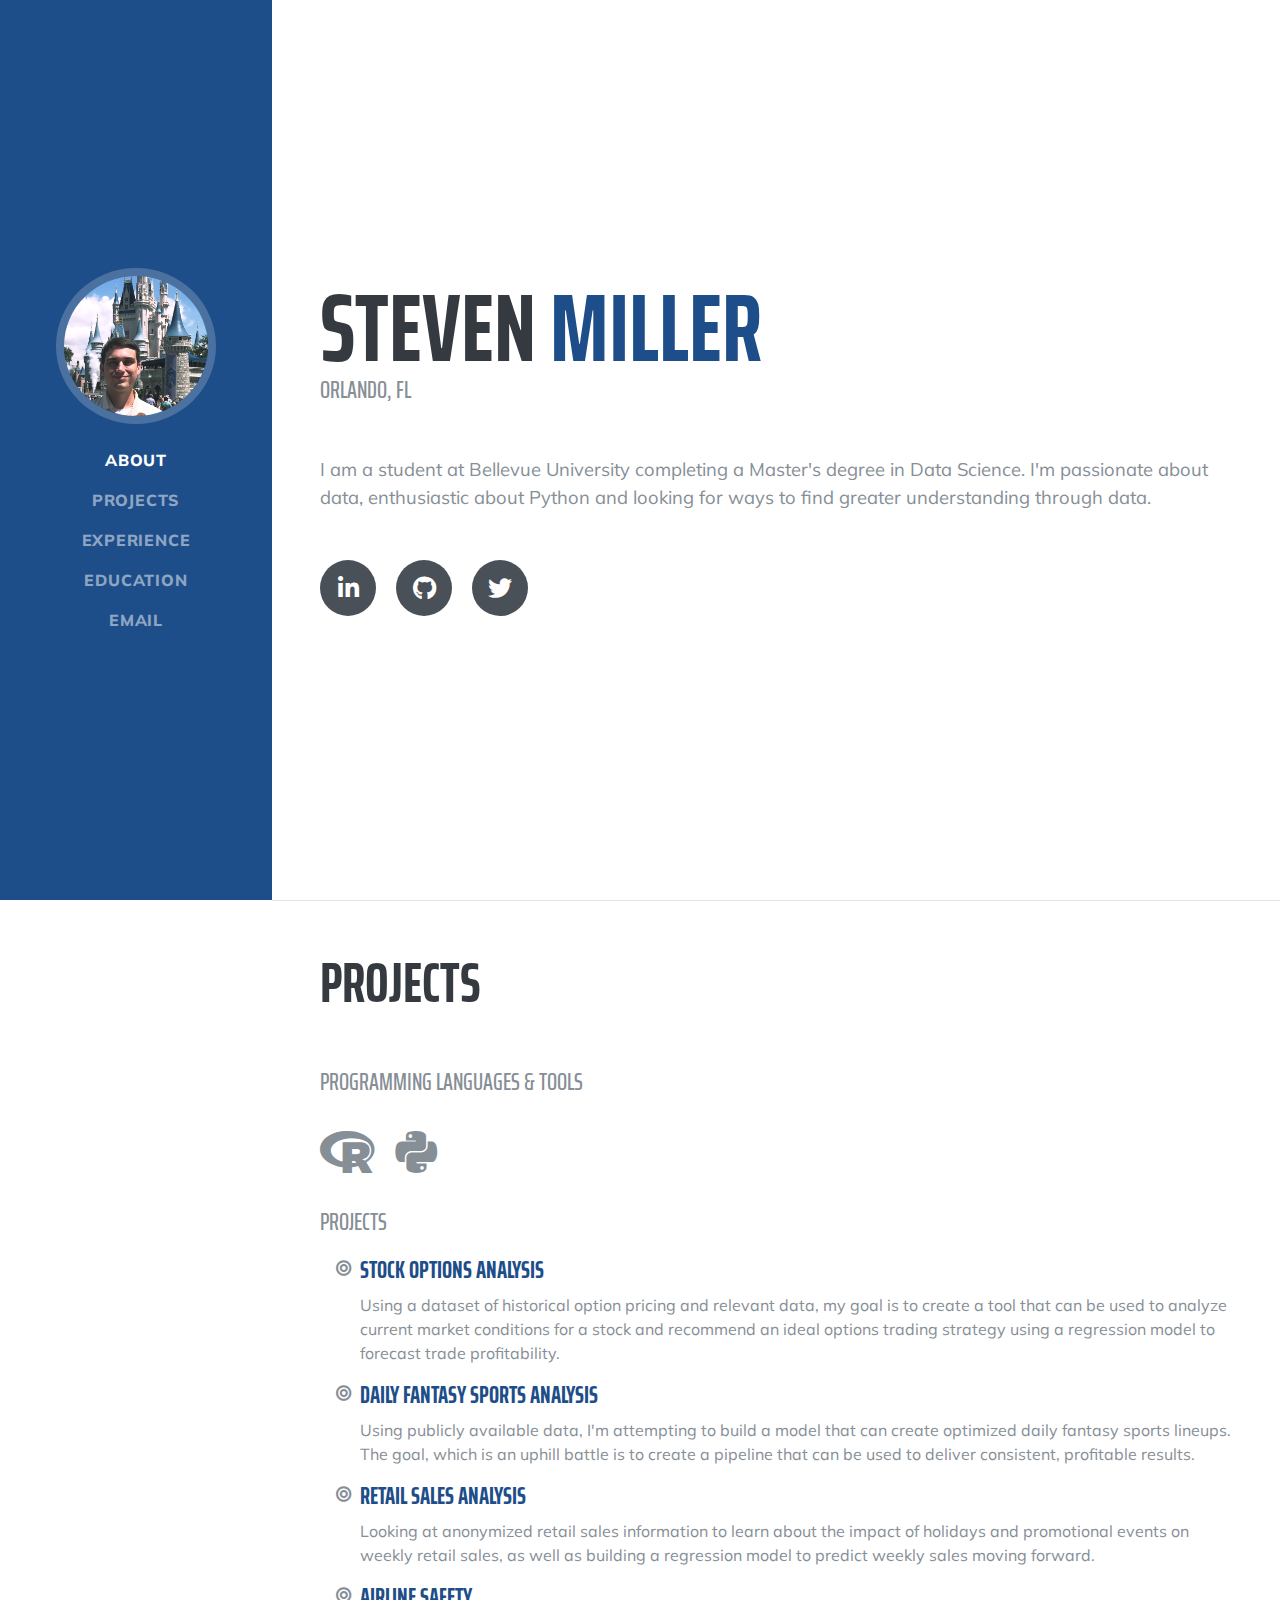
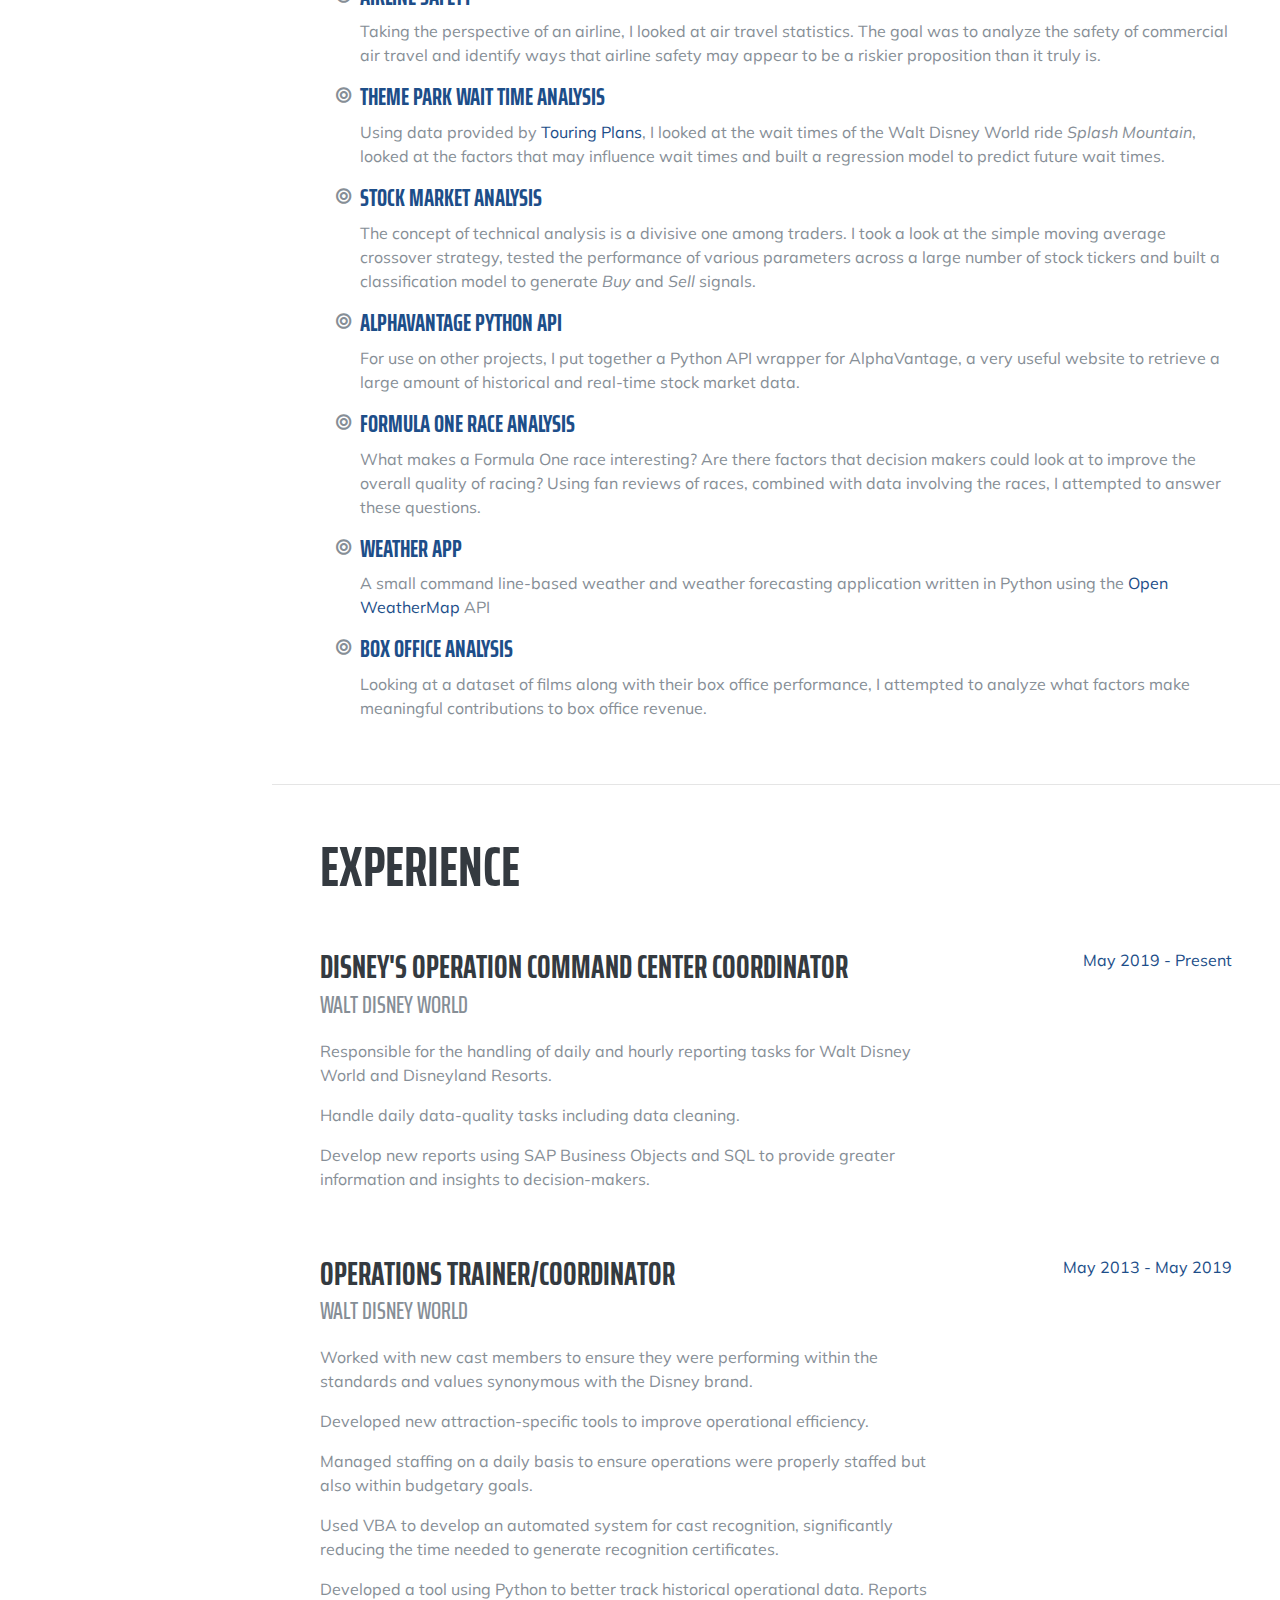
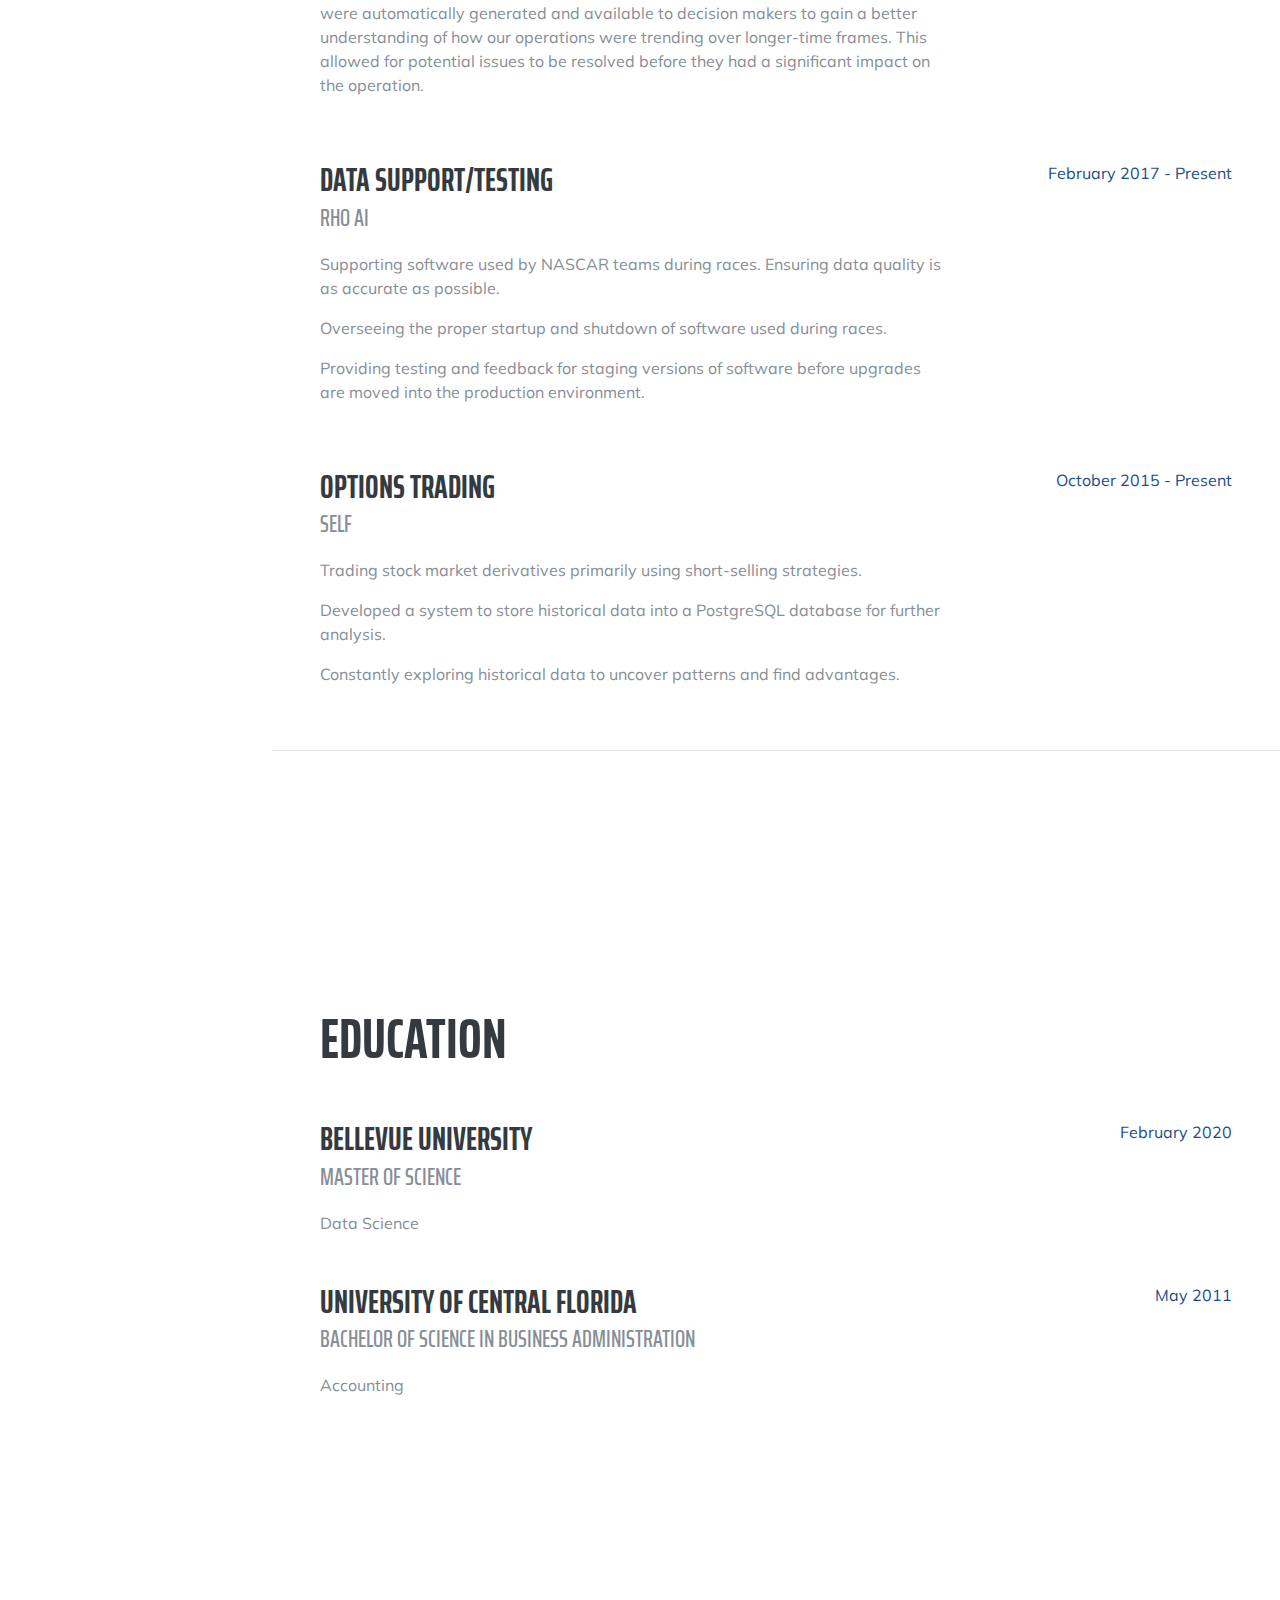
<file: index.html>
<!DOCTYPE html>
<html lang="en">

<head>

    <meta charset="utf-8">
    <meta name="viewport" content="width=device-width, initial-scale=1, shrink-to-fit=no">
    <meta name="description" content="">
    <meta name="author" content="">

    <title>Steven Miller</title>

    <!-- Bootstrap core CSS -->
    <link href="vendor/bootstrap/css/bootstrap.min.css" rel="stylesheet">

    <!-- Custom fonts for this template -->
    <link href="https://fonts.googleapis.com/css?family=Saira+Extra+Condensed:500,700" rel="stylesheet">
    <link href="https://fonts.googleapis.com/css?family=Muli:400,400i,800,800i" rel="stylesheet">
    <link href="vendor/fontawesome-free/css/all.min.css" rel="stylesheet">

    <!-- Custom styles for this template -->
    <link href="css/resume.min.css" rel="stylesheet">

</head>

<body id="page-top">

<nav class="navbar navbar-expand-lg navbar-dark bg-primary fixed-top" id="sideNav">
    <a class="navbar-brand js-scroll-trigger" href="#page-top">
        <span class="d-block d-lg-none">Steven Miller</span>
        <span class="d-none d-lg-block">
        <img class="img-fluid img-profile rounded-circle mx-auto mb-2" src="img/profile.png" alt="">
      </span>
    </a>
    <button class="navbar-toggler" type="button" data-toggle="collapse" data-target="#navbarSupportedContent"
            aria-controls="navbarSupportedContent" aria-expanded="false" aria-label="Toggle navigation">
        <span class="navbar-toggler-icon"></span>
    </button>
    <div class="collapse navbar-collapse" id="navbarSupportedContent">
        <ul class="navbar-nav">
            <li class="nav-item">
                <a class="nav-link js-scroll-trigger" href="#about">About</a>
            </li>
            <li class="nav-item">
                <a class="nav-link js-scroll-trigger" href="#projects">Projects</a>
            </li>
            <li class="nav-item">
                <a class="nav-link js-scroll-trigger" href="#experience">Experience</a>
            </li>
            <li class="nav-item">
                <a class="nav-link js-scroll-trigger" href="#education">Education</a>
            </li>
            <li class="nav-item">
                <a class="nav-link js-scroll-trigger" href="mailto:steven@stevenjmiller.me">Email</a>
            </li>
        </ul>
    </div>
</nav>

<div class="container-fluid p-0">
    <section class="resume-section p-3 p-lg-5 d-flex align-items-center" id="about">
        <div class="w-100">
            <h1 class="mb-0">Steven
                <span class="text-primary">Miller</span>
            </h1>
            <div class="subheading mb-5">Orlando, FL
            </div>
            <p class="lead mb-5">I am a student at Bellevue University completing a Master's degree in Data Science. I'm
                passionate about data, enthusiastic about Python and looking for ways to find greater understanding
                through data.</p>
            <div class="social-icons">
                <a href="https://www.linkedin.com/in/steven-miller-18970421/">
                    <i class="fab fa-linkedin-in"></i>
                </a>
                <a href="https://github.com/Steven-J-Miller">
                    <i class="fab fa-github"></i>
                </a>
                <a href="https://twitter.com/StevenJMiller_">
                    <i class="fab fa-twitter"></i>
                </a>
            </div>
        </div>
    </section>

    <hr class="m-0">

    <section class="resume-section p-3 p-lg-5 d-flex align-items-center" id="projects">
        <div class="w-100">
            <h2 class="mb-5">Projects</h2>

            <div class="subheading mb-3">Programming Languages &amp; Tools</div>
            <ul class="list-inline dev-icons">
                <li class="list-inline-item">
                    <i class="fab fa-r-project"></i>
                </li>
                <li class="list-inline-item">
                    <i class="fab fa-python"></i>
                </li>
            </ul>

            <div class="subheading mb-3">Projects</div>
            <ul class="fa-ul mb-0">
                <li>
                    <i class="fa-li fa fa-bullseye"></i>
                    <h4><a href="https://github.com/Steven-J-Miller/OptionsAnalysis">Stock Options Analysis</a></h4>
                    <p>Using a dataset of historical option pricing and relevant data, my goal is to create a tool that
                        can be used to analyze current market conditions for a stock and recommend an ideal options
                        trading strategy using a regression model to forecast trade profitability.</p>
                </li>
                <li>
                    <i class="fa-li fa fa-bullseye"></i>
                    <h4><a href="https://github.com/Steven-J-Miller/DFS_BB">Daily Fantasy Sports Analysis</a></h4>
                    <p>Using publicly available data, I'm attempting to build a model that can create optimized daily
                        fantasy
                        sports lineups. The goal, which is an uphill battle is to create a pipeline that can be used to
                        deliver
                        consistent, profitable results.</p>
                </li>
                <li>
                    <i class="fa-li fa fa-bullseye"></i>
                    <h4><a href="https://github.com/Steven-J-Miller/retail-forecasting">Retail Sales Analysis</a></h4>
                    <p>Looking at anonymized retail sales information to learn about the impact of holidays and
                        promotional
                        events on weekly retail sales, as well as building a regression model to predict weekly sales
                        moving
                        forward.</p>
                </li>
                <li>
                    <i class="fa-li fa fa-bullseye"></i>
                    <h4><a href="https://github.com/Steven-J-Miller/airline-safety">Airline Safety</a></h4>
                    <p>Taking the perspective of an airline, I looked at air travel statistics. The goal was to analyze
                        the
                        safety of commercial air travel and identify ways that airline safety may appear to be a riskier
                        proposition than it truly is.</p>
                </li>
                <li>
                    <i class="fa-li fa fa-bullseye"></i>
                    <h4><a href="https://github.com/Steven-J-Miller/Theme-Park-Wait-Times">Theme Park Wait Time
                        Analysis</a>
                    </h4>
                    <p>Using data provided by <a
                            href="https://touringplans.com/walt-disney-world/crowd-calendar#DataSets">Touring
                        Plans</a>, I looked at the wait times of the Walt Disney World ride <em>Splash Mountain</em>,
                        looked at
                        the factors that may influence wait times and built a regression model to predict future wait
                        times. </p>
                </li>
                <li>
                    <i class="fa-li fa fa-bullseye"></i>
                    <h4><a href="https://github.com/Steven-J-Miller/Stock-Market-Analysis">Stock Market Analysis</a>
                    </h4>
                    <p>The concept of technical analysis is a divisive one among traders. I took a look at the simple
                        moving
                        average crossover strategy, tested the performance of various parameters across a large number
                        of stock
                        tickers and built a classification model to generate <em>Buy</em> and <em>Sell</em> signals.</p>
                </li>
                <li>
                    <i class="fa-li fa fa-bullseye"></i>
                    <h4><a href="https://github.com/Steven-J-Miller/AlphaVantage">AlphaVantage Python API</a></h4>
                    <p>For use on other projects, I put together a Python API wrapper for AlphaVantage, a very useful
                        website to
                        retrieve a large amount of historical and real-time stock market data.</p>
                </li>
                <li>
                    <i class="fa-li fa fa-bullseye"></i>
                    <h4><a href="docs/F1_Analysis.pdf">Formula One Race Analysis</a></h4>
                    <p>What makes a Formula One race interesting? Are there factors that decision makers could look at
                        to
                        improve the overall quality of racing? Using fan reviews of races, combined with data involving
                        the races,
                        I attempted to answer these questions.</p>
                </li>
                <li>
                    <i class="fa-li fa fa-bullseye"></i>
                    <h4><a href="https://github.com/Steven-J-Miller/Weather">Weather App</a></h4>
                    <p>A small command line-based weather and weather forecasting application written in Python using
                        the <a
                                href="http://openweathermap.org">Open WeatherMap</a> API</p>
                </li>
                <li>
                    <i class="fa-li fa fa-bullseye"></i>
                    <h4><a href="">Box Office Analysis</a></h4>
                    <p>Looking at a dataset of films along with their box office performance, I attempted to analyze
                        what
                        factors make meaningful contributions to box office revenue.</p>
                </li>
            </ul>
        </div>
    </section>

    <hr class="m-0">

    <section class="resume-section p-3 p-lg-5 d-flex justify-content-center" id="experience">
        <div class="w-100">
            <h2 class="mb-5">Experience</h2>

            <div class="resume-item d-flex flex-column flex-md-row justify-content-between mb-5">
                <div class="resume-content">
                    <h3 class="mb-0">Disney's Operation Command Center Coordinator</h3>
                    <div class="subheading mb-3">Walt Disney World</div>
                    <p>Responsible for the handling of daily and hourly reporting tasks for Walt Disney World and
                        Disneyland Resorts.</p>
                    <p>Handle daily data-quality tasks including data cleaning.</p>
                    <p>Develop new reports using SAP Business Objects and SQL to provide greater information and
                        insights to decision-makers.</p>
                </div>
                <div class="resume-date text-md-right">
                    <span class="text-primary">May 2019 - Present</span>
                </div>
            </div>

            <div class="resume-item d-flex flex-column flex-md-row justify-content-between mb-5">
                <div class="resume-content">
                    <h3 class="mb-0">Operations Trainer/Coordinator</h3>
                    <div class="subheading mb-3">Walt Disney World</div>
                    <p>Worked with new cast members to ensure they were performing within the standards and values
                        synonymous with the Disney brand.</p>
                    <p>Developed new attraction-specific tools to improve operational efficiency.</p>
                    <p>Managed staffing on a daily basis to ensure operations were properly staffed but also within
                        budgetary goals.</p>
                    <p>Used VBA to develop an automated system for cast recognition, significantly reducing the time
                        needed to generate recognition certificates.</p>
                    <p>Developed a tool using Python to better track historical operational data. Reports were
                        automatically generated and available to decision makers
                        to gain a better understanding of how our operations were trending over longer-time frames. This
                        allowed for potential issues to be resolved before they had a
                        significant impact on the operation.</p>
                </div>
                <div class="resume-date text-md-right">
                    <span class="text-primary">May 2013 - May 2019</span>
                </div>
            </div>

            <div class="resume-item d-flex flex-column flex-md-row justify-content-between mb-5">
                <div class="resume-content">
                    <h3 class="mb-0">Data Support/Testing</h3>
                    <div class="subheading mb-3">Rho AI</div>
                    <p>Supporting software used by NASCAR teams during races. Ensuring data quality is as accurate as
                        possible.</p>
                    <p>Overseeing the proper startup and shutdown of software used during races.</p>
                    <p>Providing testing and feedback for staging versions of software before upgrades are moved into
                        the production environment.</p>
                </div>
                <div class="resume-date text-md-right">
                    <span class="text-primary">February 2017 - Present</span>
                </div>
            </div>

            <div class="resume-item d-flex flex-column flex-md-row justify-content-between">
                <div class="resume-content">
                    <h3 class="mb-0">Options Trading</h3>
                    <div class="subheading mb-3">Self</div>
                    <p>Trading stock market derivatives primarily using short-selling strategies.</p>
                    <p>Developed a system to store historical data into a PostgreSQL database for further analysis.</p>
                    <p>Constantly exploring historical data to uncover patterns and find advantages.</p>
                </div>
                <div class="resume-date text-md-right">
                    <span class="text-primary">October 2015 - Present</span>
                </div>
            </div>

        </div>

    </section>

    <hr class="m-0">

    <section class="resume-section p-3 p-lg-5 d-flex align-items-center" id="education">
        <div class="w-100">
            <h2 class="mb-5">Education</h2>

            <div class="resume-item d-flex flex-column flex-md-row justify-content-between mb-5">
                <div class="resume-content">
                    <h3 class="mb-0">Bellevue University</h3>
                    <div class="subheading mb-3">Master of Science</div>
                    <div>Data Science</div>
                </div>
                <div class="resume-date text-md-right">
                    <span class="text-primary">February 2020</span>
                </div>
            </div>

            <div class="resume-item d-flex flex-column flex-md-row justify-content-between">
                <div class="resume-content">
                    <h3 class="mb-0">University of Central Florida</h3>
                    <div class="subheading mb-3">Bachelor of Science in Business Administration</div>
                    <div>Accounting</div>
                </div>
                <div class="resume-date text-md-right">
                    <span class="text-primary">May 2011</span>
                </div>
            </div>

        </div>
    </section>

    <hr class="m-0">


</div>

<!-- Bootstrap core JavaScript -->
<script src="vendor/jquery/jquery.min.js"></script>
<script src="vendor/bootstrap/js/bootstrap.bundle.min.js"></script>

<!-- Plugin JavaScript -->
<script src="vendor/jquery-easing/jquery.easing.min.js"></script>

<!-- Custom scripts for this template -->
<script src="js/resume.min.js"></script>

</body>
</html>
</file>
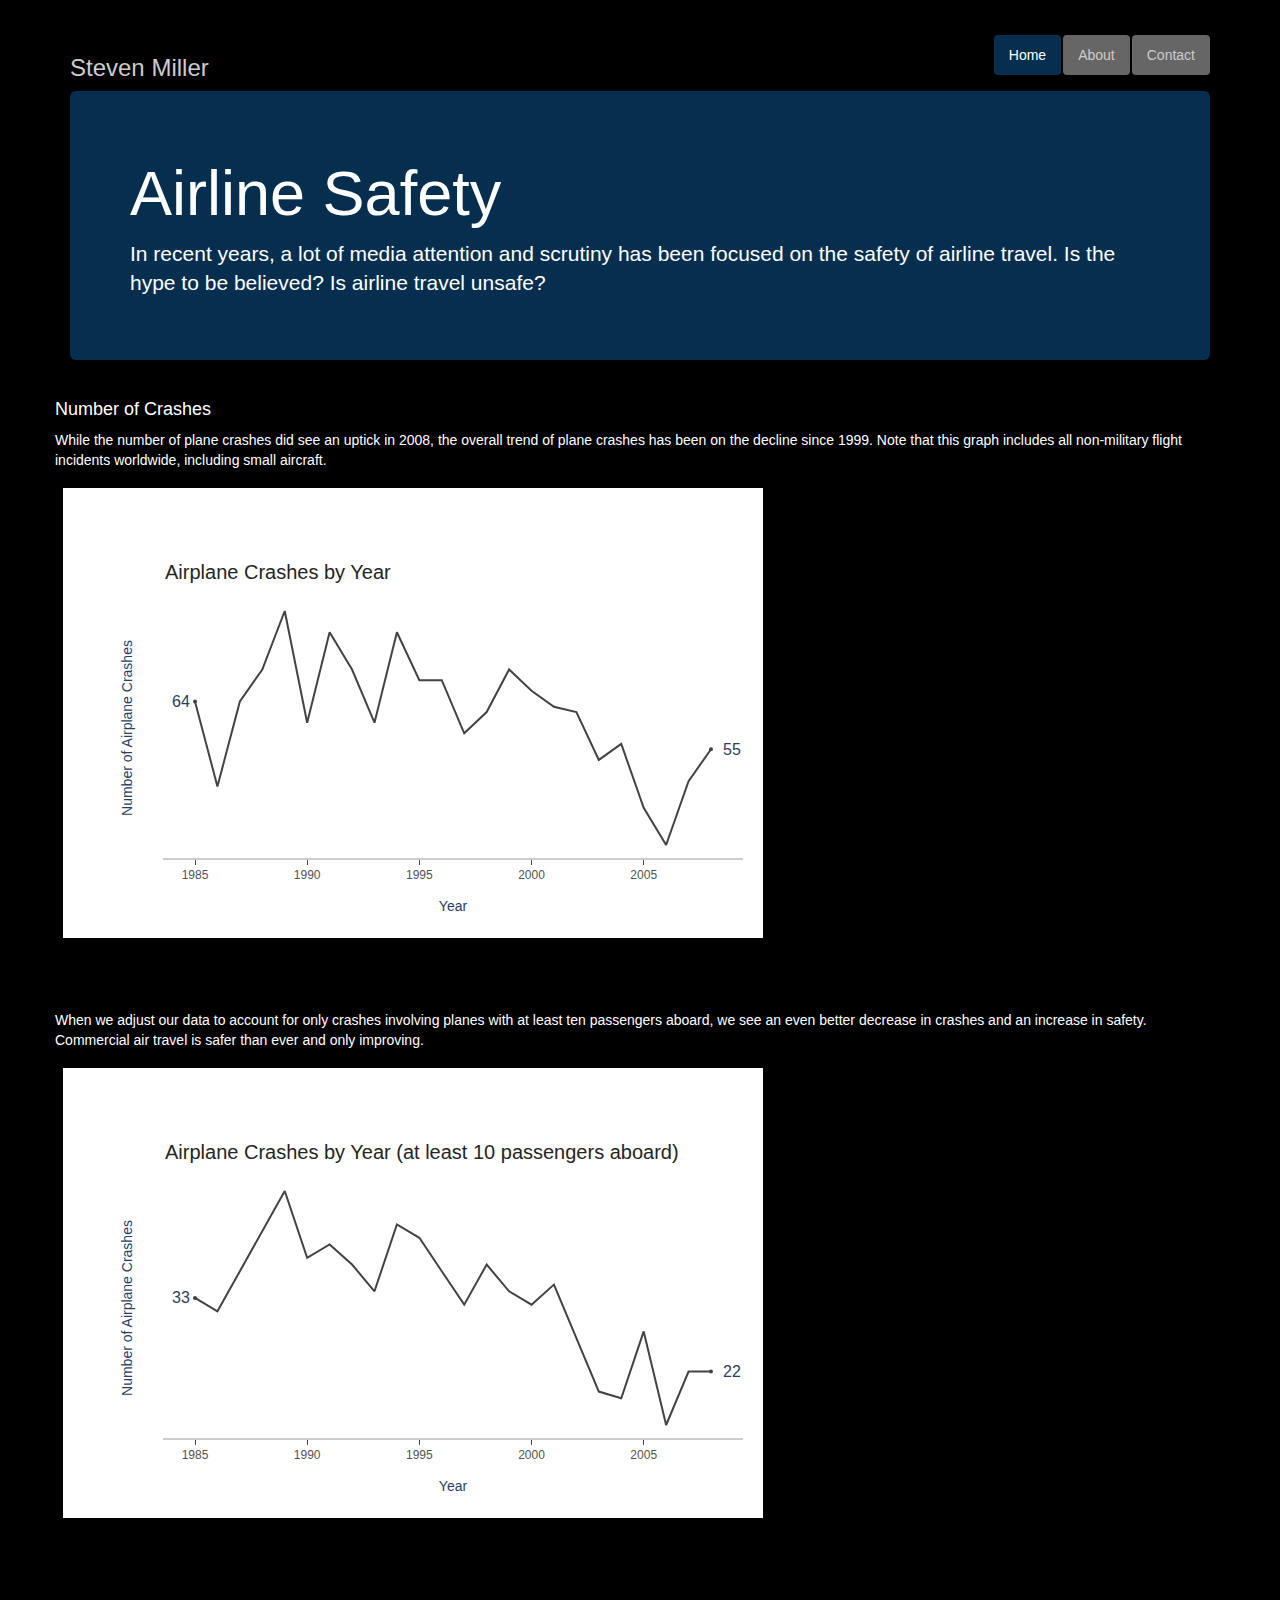
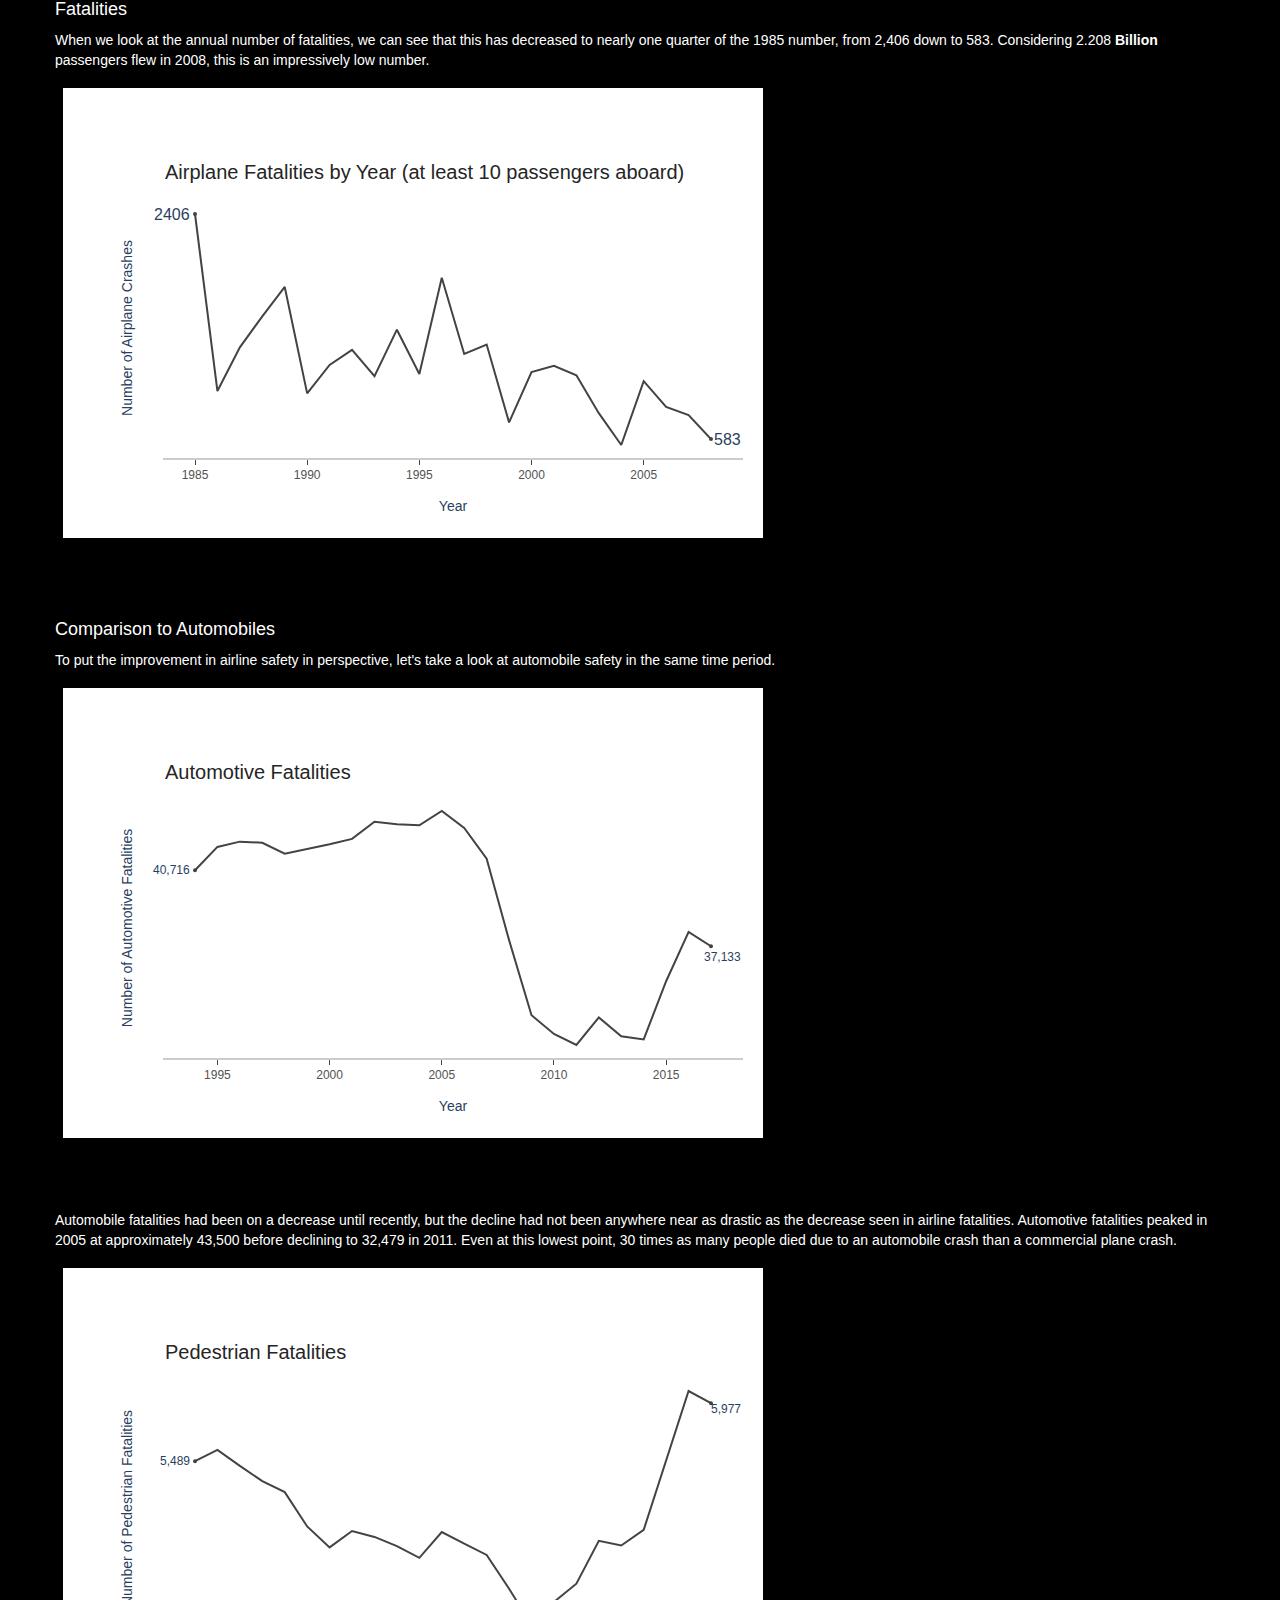
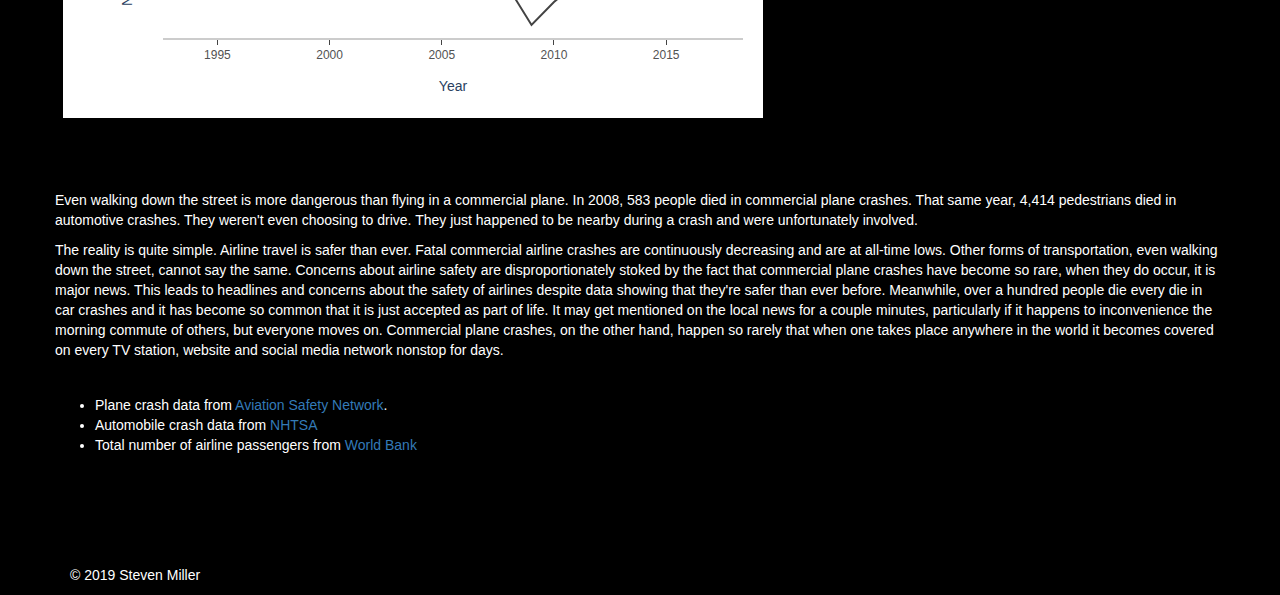
<file: airlines/index.html>
<!DOCTYPE html>
<html lang="en">
<head>
    <meta charset="utf-8">
    <meta http-equiv="X-UA-Compatible" content="IE=edge">
    <meta name="viewport" content="width=device-width, initial-scale=1">
    <!-- The above 3 meta tags *must* come first in the head; any other head content must come *after* these tags -->
    <meta name="description" content="Steven Miller">
    <meta name="author" content="Steven Miller">
    <link rel="icon" href="../../favicon.ico">
    <link rel="canonical" href="https://getbootstrap.com/docs/3.3/examples/jumbotron-narrow/">

    <title>Steven Miller</title>

    <!-- Bootstrap core CSS -->
    <link href="../css/bootstrap.min.css" rel="stylesheet">

    <!-- IE10 viewport hack for Surface/desktop Windows 8 bug -->
    <link href="../css/ie10-viewport-bug-workaround.css" rel="stylesheet">

    <!-- Custom styles for this template -->
    <link href="../css/jumbotron.css" rel="stylesheet">

    <!-- HTML5 shim and Respond.js for IE8 support of HTML5 elements and media queries -->
    <!--[if lt IE 9]>
    <script src="https://oss.maxcdn.com/html5shiv/3.7.3/html5shiv.min.js"></script>
    <script src="https://oss.maxcdn.com/respond/1.4.2/respond.min.js"></script>
    <![endif]-->

    <link href="../css/main.css" rel="stylesheet">
</head>

<body>

<div class="container">
    <div class="header clearfix">
        <nav>
            <ul class="nav nav-pills pull-right">
                <li role="presentation" class="active"><a href="#">Home</a></li>
                <li role="presentation"><a href="https://www.linkedin.com/in/steven-miller-18970421">About</a></li>
                <li role="presentation"><a href="#">Contact</a></li>
            </ul>
        </nav>
        <h3 class="text-muted">Steven Miller</h3>
    </div>

    <div class="jumbotron">
        <h1>Airline Safety</h1>
        <p class="lead">In recent years, a lot of media attention and scrutiny has been focused on the safety of
        airline travel. Is the hype to be believed? Is airline travel unsafe?</p>
    </div>

    <div class="row">
        <h4>Number of Crashes</h4>
        <p>While the number of plane crashes did see an uptick in 2008, the overall trend of plane crashes has been on the
            decline since 1999. Note that this graph includes all non-military flight incidents worldwide, including small
        aircraft. </p>
        <iframe id="igraph" scrolling="no" style="border:none;" seamless="seamless"
                src="graphs/plane_crashes_by_year.html" height="525" width="100%"></iframe>

        <p>When we adjust our data to account for only crashes involving planes with at least ten passengers aboard, we
        see an even better decrease in crashes and an increase in safety. Commercial air travel is safer than ever and
        only improving.</p>
        <iframe id="igraph" scrolling="no" style="border:none;" seamless="seamless"
                src="graphs/plane_crashes_by_year_at_least_10.html" height="525" width="100%"></iframe>

        <h4>Fatalities</h4>
        <p>When we look at the annual number of fatalities, we can see that this has decreased to nearly one quarter of
            the 1985 number, from 2,406 down to 583. Considering 2.208 <strong>Billion</strong> passengers flew in 2008,
        this is an impressively low number.</p>
        <iframe id="igraph" scrolling="no" style="border:none;" seamless="seamless"
                src="graphs/fatalities.html" height="525" width="100%"></iframe>

        <h4>Comparison to Automobiles</h4>
        <p>To put the improvement in airline safety in perspective, let's take a look at automobile safety in the same
        time period.</p>

        <iframe id="igraph" scrolling="no" style="border:none;" seamless="seamless"
                src="graphs/auto_fatalities.html" height="525" width="100%"></iframe>
        <p>Automobile fatalities had been on a decrease until recently, but the decline had not been anywhere near as drastic
        as the decrease seen in airline fatalities. Automotive fatalities peaked in 2005 at approximately 43,500 before declining
        to 32,479 in 2011. Even at this lowest point, 30 times as many people died due to an automobile crash than a commercial
            plane crash.</p>

        <iframe id="igraph" scrolling="no" style="border:none;" seamless="seamless"
                src="graphs/pedestrian_fatalities.html" height="525" width="100%"></iframe>
        <p>Even walking down the street is more dangerous than flying in a commercial plane. In 2008, 583 people died in commercial
        plane crashes. That same year, 4,414 pedestrians died in automotive crashes. They weren't even choosing to drive. They
            just happened to be nearby during a crash and were unfortunately involved.</p>

        <p>The reality is quite simple. Airline travel is safer than ever. Fatal commercial airline crashes are continuously
        decreasing and are at all-time lows. Other forms of transportation, even walking down the street, cannot say the same.
        Concerns about airline safety are disproportionately stoked by the fact that commercial plane crashes have become so rare,
        when they do occur, it is major news. This leads to headlines and concerns about the safety of airlines despite data showing
        that they're safer than ever before. Meanwhile, over a hundred people die every die in car crashes and it has become so common
        that it is just accepted as part of life. It may get mentioned on the local news for a couple minutes, particularly if
        it happens to inconvenience the morning commute of others, but everyone moves on. Commercial plane crashes, on the other hand,
        happen so rarely that when one takes place anywhere in the world it becomes covered on every TV station, website and
        social media network nonstop for days.</p>

        <ul style="padding-top:25px">
            <li>Plane crash data from <a href="https://github.com/fivethirtyeight/data/tree/master/airline-safety">Aviation Safety Network</a>.</li>
            <li>Automobile crash data from <a href="https://www.nhtsa.gov/research-data/fatality-analysis-reporting-system-fars">NHTSA</a></li>
            <li>Total number of airline passengers from <a href="https://data.worldbank.org/indicator/IS.AIR.PSGR">World Bank</a></li>
        </ul>
    </div>

    <footer class="footer" style="margin-top:100px">
        <p>&copy; 2019 Steven Miller</p>
    </footer>

</div> <!-- /container -->


<!-- IE10 viewport hack for Surface/desktop Windows 8 bug -->
<script src="../js/ie10-viewport-bug-workaround.js"></script>
</body>
</html>
</file>
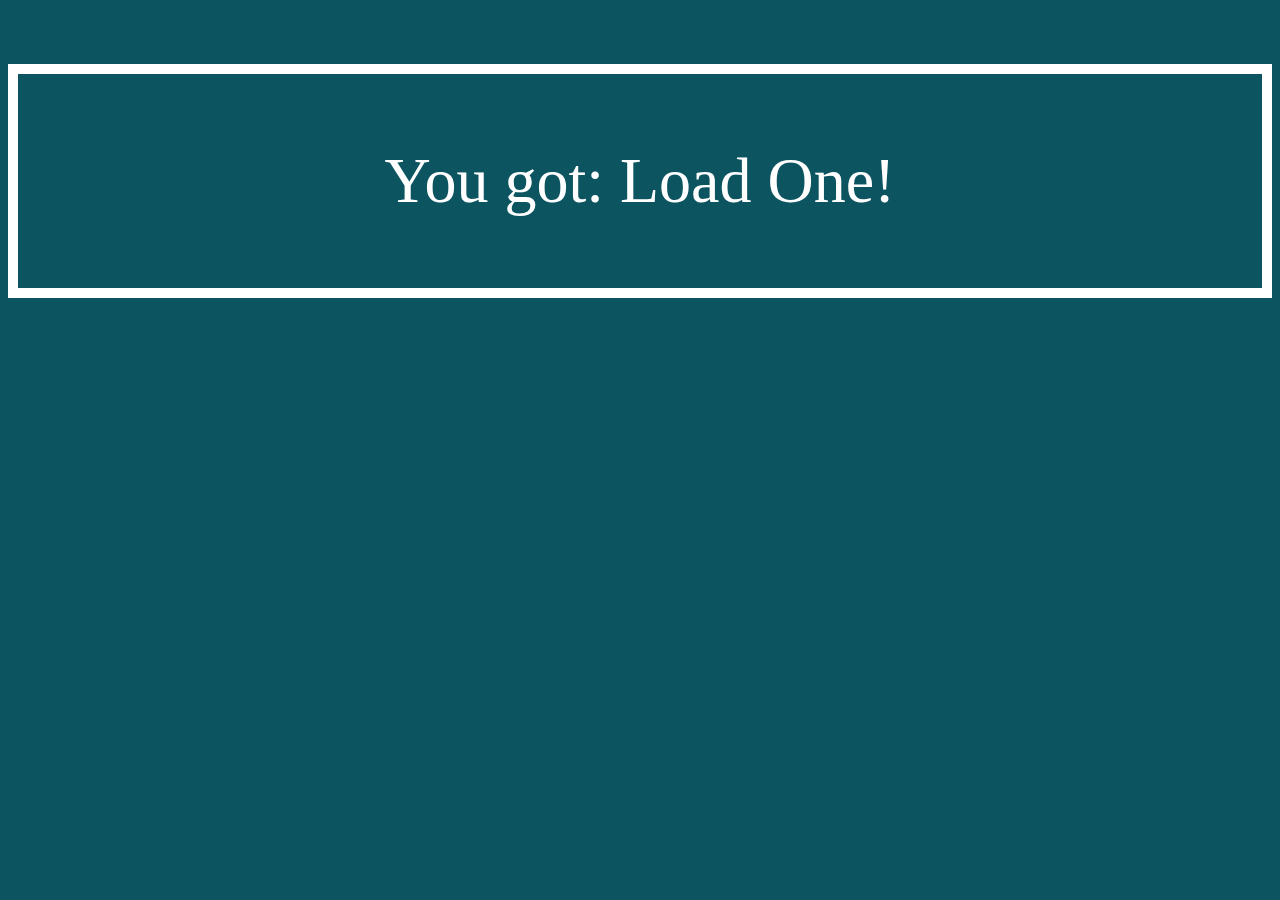
<file: MERMAID.html>
<!DOCTYPE html>
<html lang="en">
<head>
    <link href="css/mermaid.css" rel="stylesheet">
    <meta charset="UTF-8">
    <title>Which Mermaid Position Are You?</title>
</head>
<body>
<p>You got: Load One!</p>
</body>
</html>
</file>
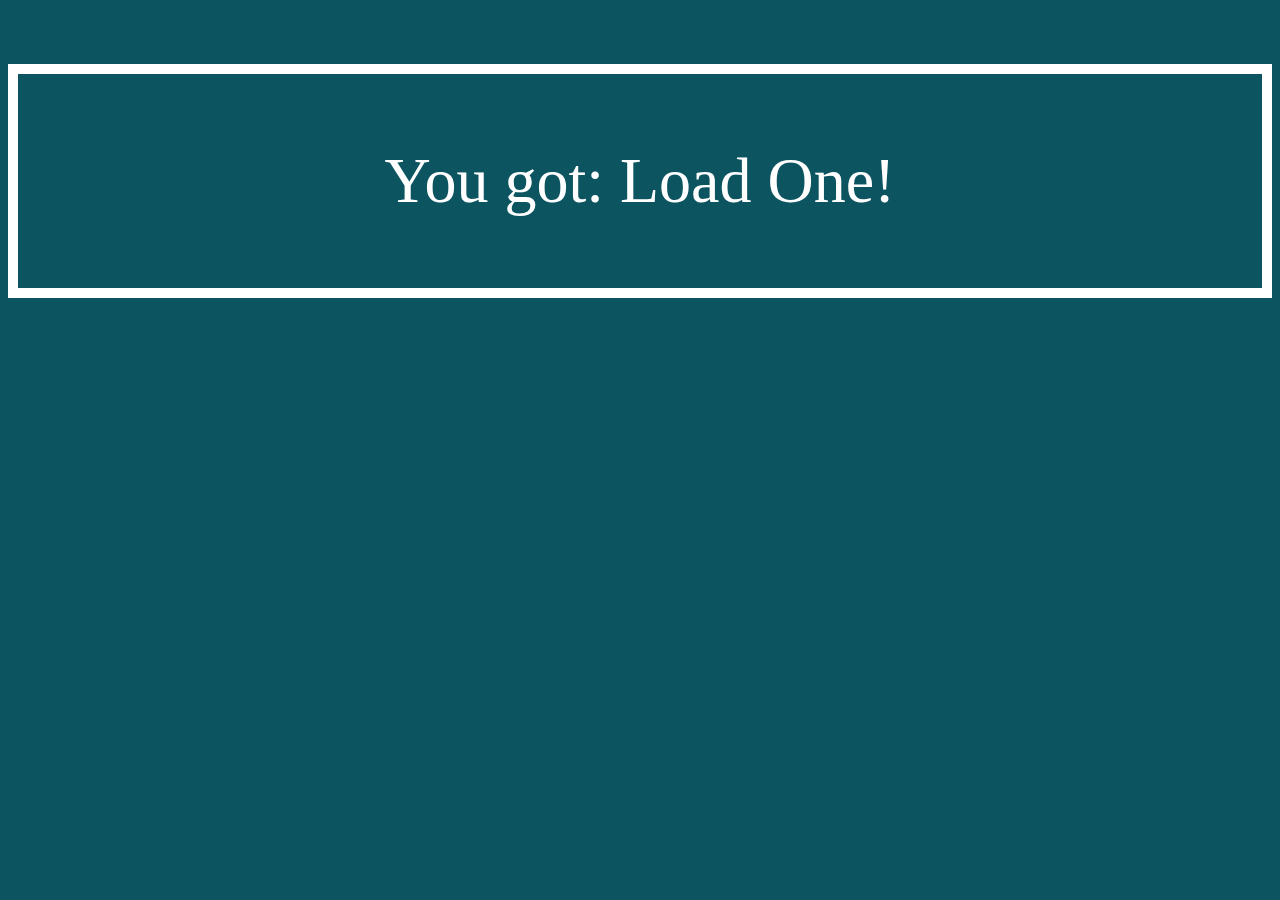
<file: mermaid.html>
<!DOCTYPE html>
<html lang="en">
<head>
    <link href="css/mermaid.css" rel="stylesheet">
    <meta charset="UTF-8">
    <title>Which Mermaid Position Are You?</title>
</head>
<body>
<p>You got: Load One!</p>
</body>
</html>
</file>
<file: css/jumbotron.css>
/* Move down content because we have a fixed navbar that is 3.5rem tall */
body {
  padding-top: 3.5rem;
}
</file>
<file: css/main.css>
body {
    background-color: #000000;
    color: #ffffff;
}

.jumbotron{
    background-color: #062F4F
}

.nav-pills li a{
    color: #cccccc;
    background-color:#666666;
}

.nav-pills li.active a{
    background-color: #062F4F;
    color:#ffffff;
}

.text-muted {
    color:#cccccc
}
</file>
<file: css/mermaid.css>
body{
    background-color: #0c5460;
    color: #ffffff;
    font-family: Impact;
    font-size: 64px;
}

p{
    padding: 70px 0;
    border: 10px solid white;
    text-align: center;
}
</file>
<file: css/resume.min.css>
/*!
 * Start Bootstrap - Resume v5.0.8 (https://startbootstrap.com/template-overviews/resume)
 * Copyright 2013-2019 Start Bootstrap
 * Licensed under MIT (https://github.com/BlackrockDigital/startbootstrap-resume/blob/master/LICENSE)
 */
body {
    font-family: Muli, -apple-system, BlinkMacSystemFont, 'Segoe UI', Roboto, 'Helvetica Neue', Arial, sans-serif, 'Apple Color Emoji', 'Segoe UI Emoji', 'Segoe UI Symbol', 'Noto Color Emoji';
    padding-top: 54px;
    color: #868e96
}

@media (min-width: 992px) {
    body {
        padding-top: 0;
        padding-left: 17rem
    }
}

h1, h2, h3, h4, h5, h6 {
    font-family: 'Saira Extra Condensed', -apple-system, BlinkMacSystemFont, 'Segoe UI', Roboto, 'Helvetica Neue', Arial, sans-serif, 'Apple Color Emoji', 'Segoe UI Emoji', 'Segoe UI Symbol', 'Noto Color Emoji';
    font-weight: 700;
    text-transform: uppercase;
    color: #343a40
}

h1 {
    font-size: 6rem;
    line-height: 5.5rem
}

h2 {
    font-size: 3.5rem
}

h3 {
    font-size: 2rem
}

p.lead {
    font-size: 1.15rem;
    font-weight: 400
}

.subheading {
    text-transform: uppercase;
    font-weight: 500;
    font-family: 'Saira Extra Condensed', -apple-system, BlinkMacSystemFont, 'Segoe UI', Roboto, 'Helvetica Neue', Arial, sans-serif, 'Apple Color Emoji', 'Segoe UI Emoji', 'Segoe UI Symbol', 'Noto Color Emoji';
    font-size: 1.5rem
}

.social-icons a {
    display: inline-block;
    height: 3.5rem;
    width: 3.5rem;
    background-color: #495057;
    color: #fff !important;
    border-radius: 100%;
    text-align: center;
    font-size: 1.5rem;
    line-height: 3.5rem;
    margin-right: 1rem
}

.social-icons a:last-child {
    margin-right: 0
}

.social-icons a:hover {
    background-color: #0d154d
}

.dev-icons {
    font-size: 3rem
}

.dev-icons .list-inline-item i:hover {
    color: #0d154d
}

#sideNav .navbar-nav .nav-item .nav-link {
    font-weight: 800;
    letter-spacing: .05rem;
    text-transform: uppercase
}

#sideNav .navbar-toggler:focus {
    outline-color: #d48a6e
}

@media (min-width: 992px) {
    #sideNav {
        text-align: center;
        position: fixed;
        top: 0;
        left: 0;
        display: flex;
        flex-direction: column;
        width: 17rem;
        height: 100vh
    }

    #sideNav .navbar-brand {
        display: flex;
        margin: auto auto 0;
        padding: .5rem
    }

    #sideNav .navbar-brand .img-profile {
        max-width: 10rem;
        max-height: 10rem;
        border: .5rem solid rgba(255, 255, 255, .2)
    }

    #sideNav .navbar-collapse {
        display: flex;
        align-items: flex-start;
        flex-grow: 0;
        width: 100%;
        margin-bottom: auto
    }

    #sideNav .navbar-collapse .navbar-nav {
        flex-direction: column;
        width: 100%
    }

    #sideNav .navbar-collapse .navbar-nav .nav-item {
        display: block
    }

    #sideNav .navbar-collapse .navbar-nav .nav-item .nav-link {
        display: block
    }
}

section.resume-section {
    padding-top: 5rem !important;
    padding-bottom: 5rem !important;
    max-width: 75rem
}

section.resume-section .resume-item .resume-date {
    min-width: none
}

@media (min-width: 768px) {
    section.resume-section {
        min-height: 100vh
    }

    section.resume-section .resume-item .resume-date {
        min-width: 18rem
    }
}

@media (min-width: 992px) {
    section.resume-section {
        padding-top: 3rem !important;
        padding-bottom: 3rem !important
    }
}

.bg-primary {
    background-color: #1D4E89 !important
}

.text-primary {
    color: #1D4E89 !important
}

a {
    color: #1D4E89
}

a:active, a:focus, a:hover {
    color: #824027
}
</file>
<file: css/ie10-viewport-bug-workaround.css>
/*!
 * IE10 viewport hack for Surface/desktop Windows 8 bug
 * Copyright 2014-2015 Twitter, Inc.
 * Licensed under MIT (https://github.com/twbs/bootstrap/blob/master/LICENSE)
 */

/*
 * See the Getting Started docs for more information:
 * http://getbootstrap.com/getting-started/#support-ie10-width
 */
@-ms-viewport     { width: device-width; }
@-o-viewport      { width: device-width; }
@viewport         { width: device-width; }
</file>
